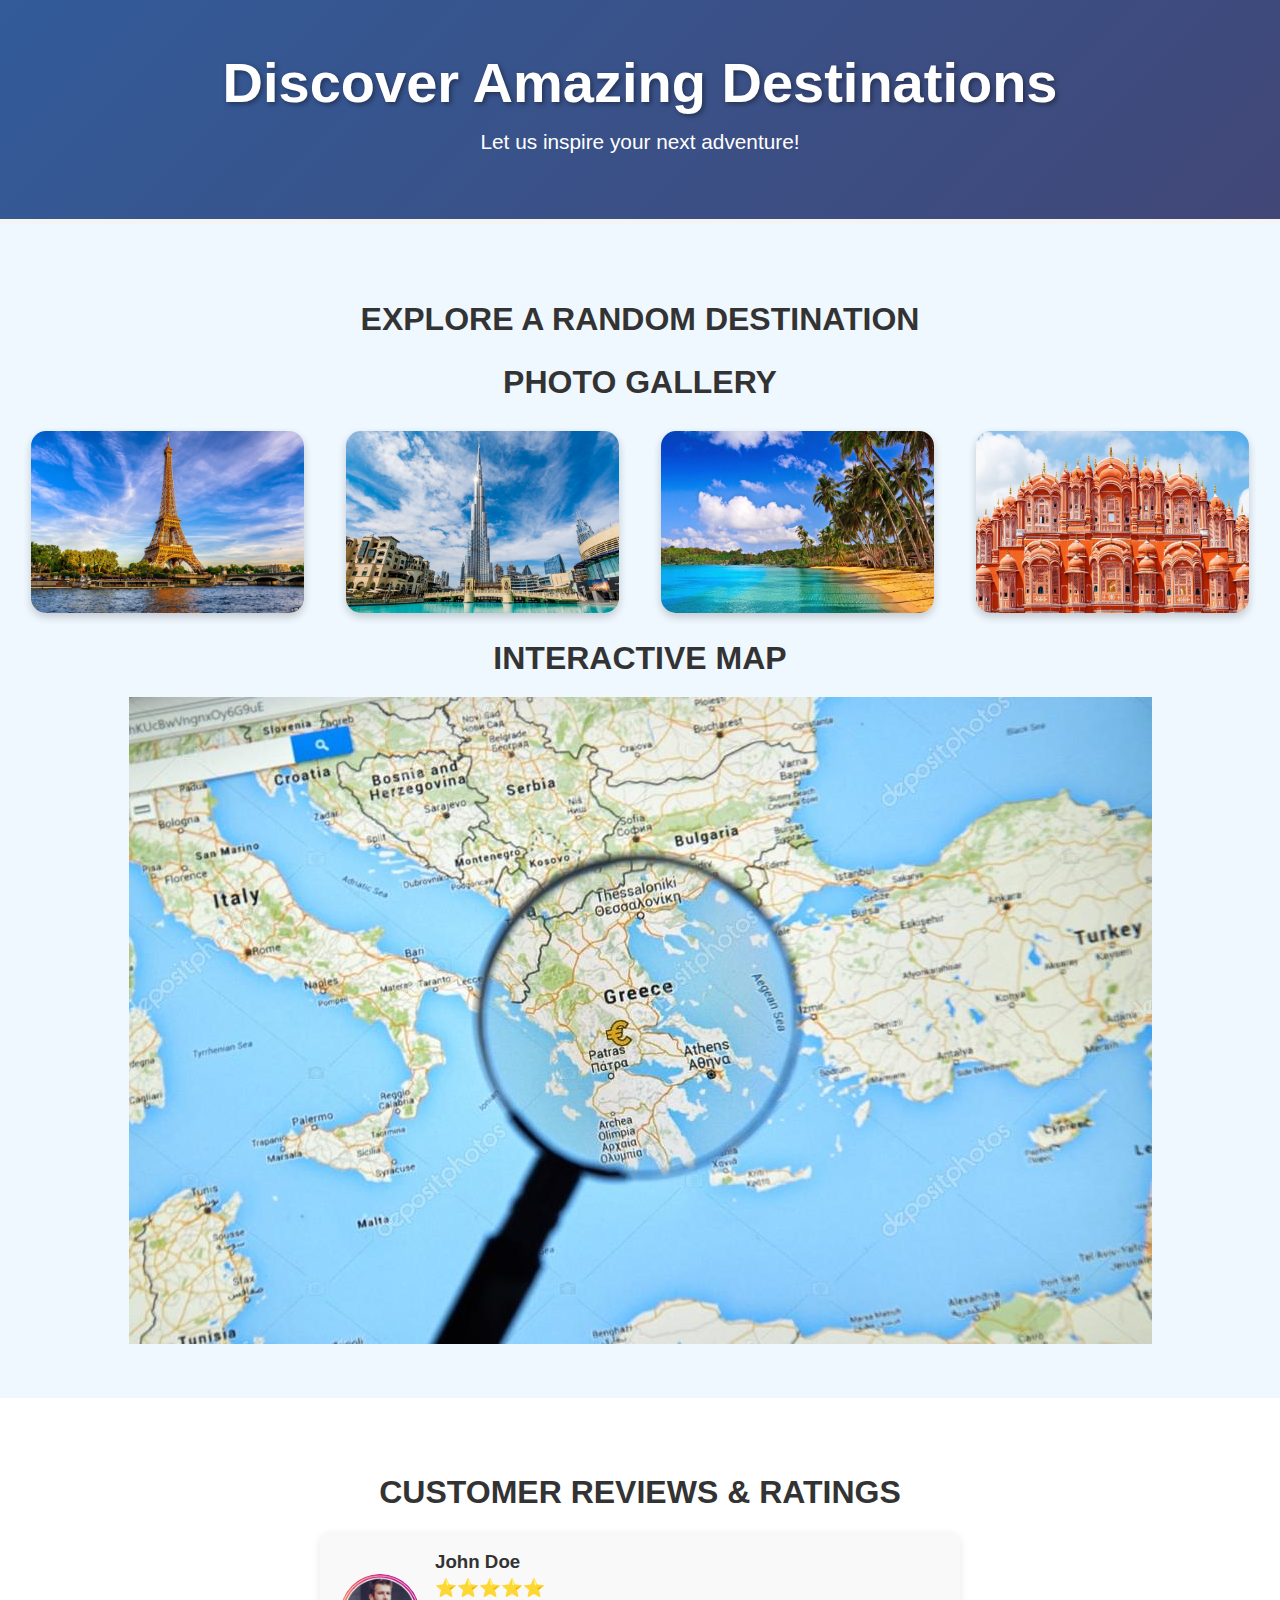
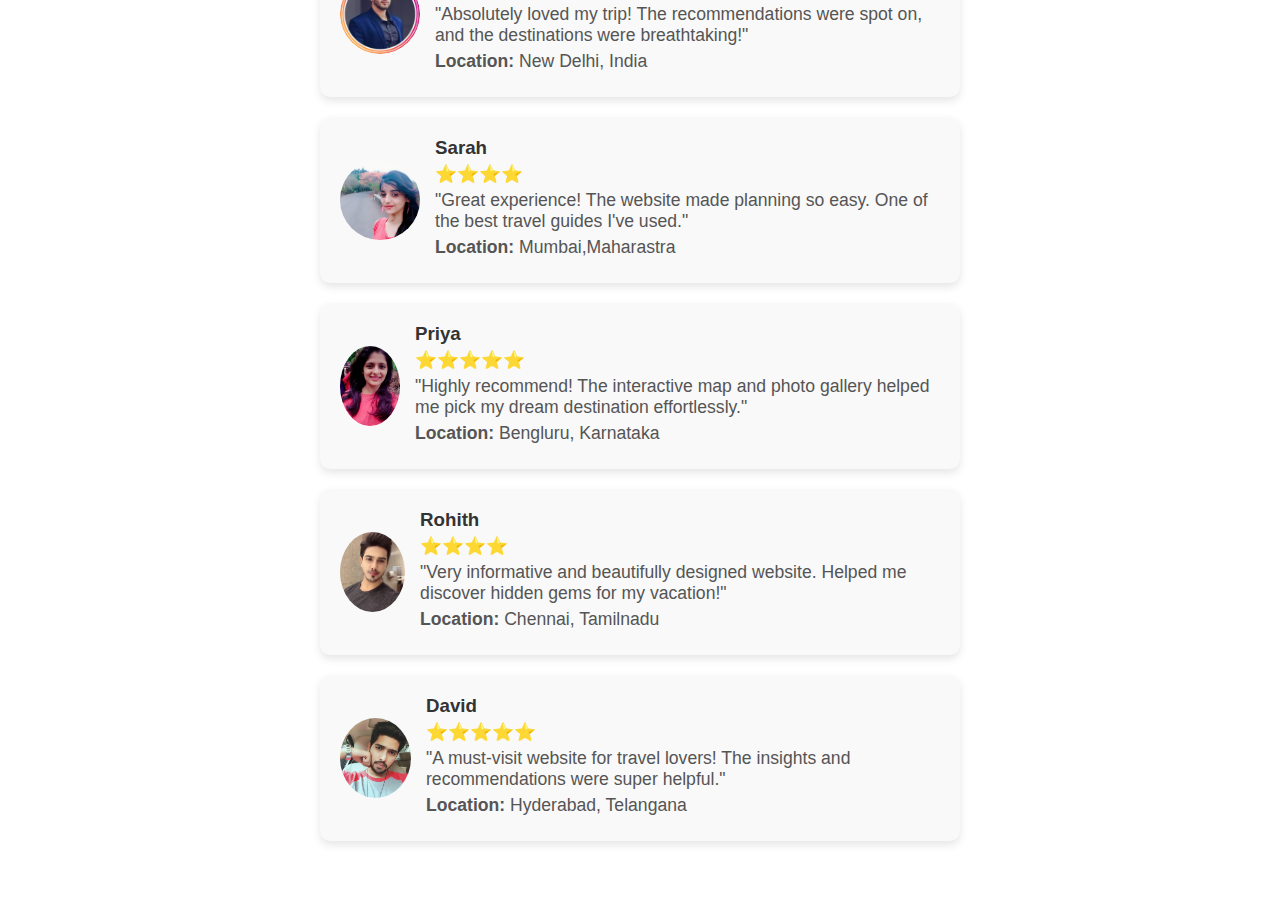
<file: discover.html>
<!DOCTYPE html>
<html lang="en">
<head>
  <meta charset="UTF-8">
  <meta name="viewport" content="width=device-width, initial-scale=1.0">
  <title>Discover Mode</title>
  <link rel="stylesheet" href="discover.css">
</head>
<body>

  <section class="discover">
    <div class="header">
      <h1>Discover Amazing Destinations</h1>
      <p>Let us inspire your next adventure!</p>
    </div>

    <div class="discover-content">
      <div class="destination" id="destination-info">
        <h2>Explore a Random Destination</h2>
         <div id="destination-details" class="hidden">
          <h3 id="destination-name"></h3>
          <p id="destination-description"></p>
        </div>
      </div>

      <div class="photo-gallery">
        <h2>Photo Gallery</h2>
        <div class="gallery">
          <img src="images/pari.jpg" alt="Destination 1">
          <img src="images/dubai.jpg" alt="Destination 2">
          <img src="images/goa.jpg" alt="Destination 3">
          <img src="images/jaipur.jgp.webp" alt="Destination 4">

        </div>
      </div>

      <div class="map-container">
        <h2>Interactive Map</h2>
        <div id="map"></div>
        <img src="images/maps.jpg">
      </div>
    </div>
  </section>

  <section class="reviews">
    <h2>Customer Reviews & Ratings</h2>
    <div class="review">
      <img src="images/john.jpg" alt="John Doe">
      <div class="review-content">
        <h3>John Doe</h3>
        <p>⭐⭐⭐⭐⭐</p>
        <p>"Absolutely loved my trip! The recommendations were spot on, and the destinations were breathtaking!"</p>
        <p><strong>Location:</strong> New Delhi, India</p>
      </div>
    </div>
    <div class="review">
      <img src="images/review1.jpg" alt="Sarah ">
      <div class="review-content">
        <h3>Sarah </h3>
        <p>⭐⭐⭐⭐</p>
        <p>"Great experience! The website made planning so easy. One of the best travel guides I've used."</p>
        <p><strong>Location:</strong> Mumbai,Maharastra </p>
      </div>
    </div>
    <div class="review">
      <img src="images/review2.jpg" alt="Michael Lee">
      <div class="review-content">
        <h3>Priya</h3>
        <p>⭐⭐⭐⭐⭐</p>
        <p>"Highly recommend! The interactive map and photo gallery helped me pick my dream destination effortlessly."</p>
        <p><strong>Location:</strong> Bengluru, Karnataka</p>
      </div>
    </div>
    <div class="review">
      <img src="images/review3.jpg" alt="Emma Johnson">
      <div class="review-content">
        <h3>Rohith</h3>
        <p>⭐⭐⭐⭐</p>
        <p>"Very informative and beautifully designed website. Helped me discover hidden gems for my vacation!"</p>
        <p><strong>Location:</strong> Chennai, Tamilnadu</p>
      </div>
    </div>
    <div class="review">
      <img src="images/review4.jpg" alt="David Brown">
      <div class="review-content">
        <h3>David</h3>
        <p>⭐⭐⭐⭐⭐</p>
        <p>"A must-visit website for travel lovers! The insights and recommendations were super helpful."</p>
        <p><strong>Location:</strong> Hyderabad, Telangana</p>
      </div>
    </div>
  </section>

  <script src="discover.js"></script>
</body>
</html>
</file>
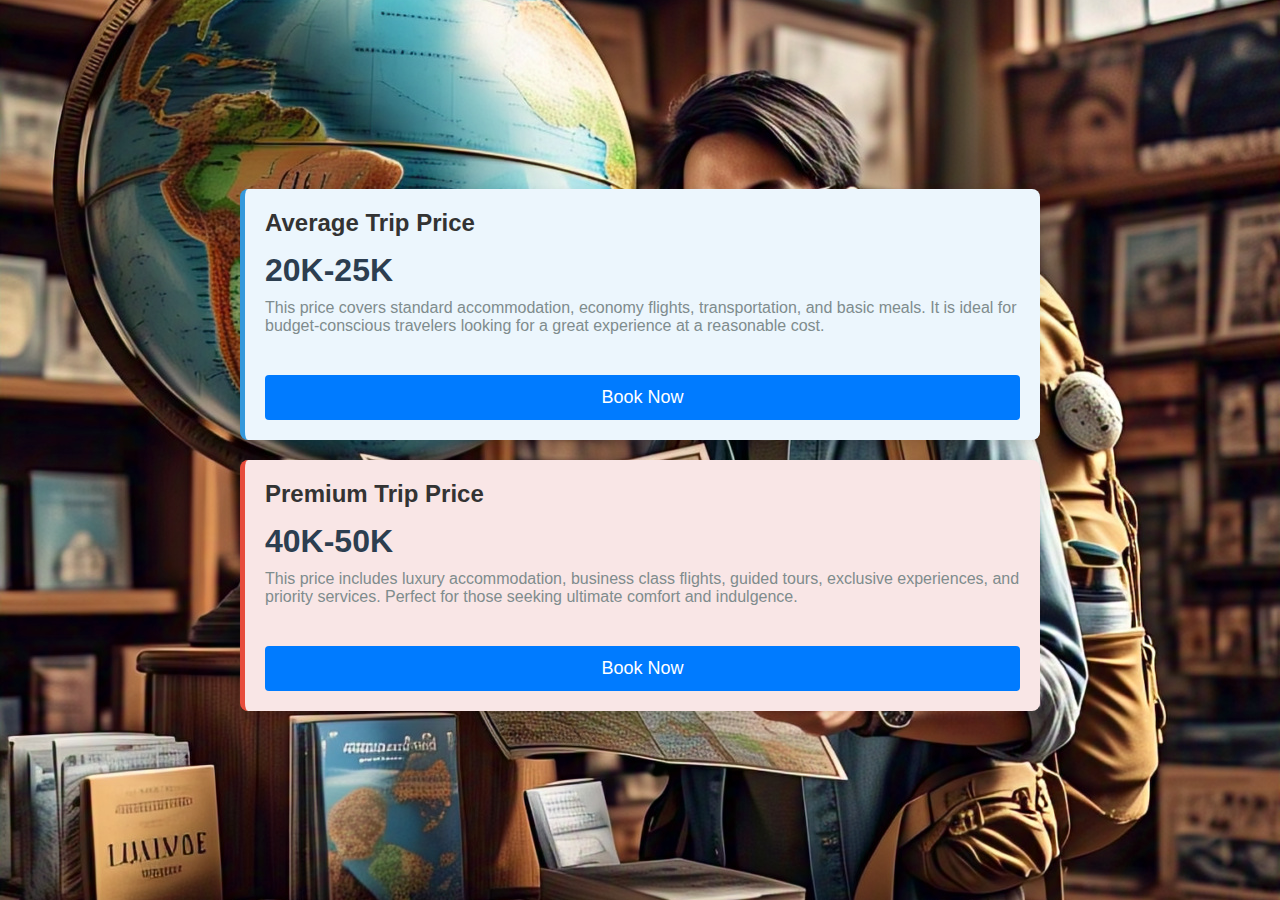
<file: packages.html>
<!DOCTYPE html>
<html lang="en">
<head>
    <meta charset="UTF-8">
    <meta name="viewport" content="width=device-width, initial-scale=1.0">
    <title>Trip Pricing</title>
    <link rel="stylesheet" href="styles2.css">
</head>
<body>
    <div class="container">
        <!-- Average Price Box -->
        <div class="price-box average-price">
            <h2>Average Trip Price</h2>
            <p class="price">20K-25K</p>
            <p class="description">
                This price covers standard accommodation, economy flights, 
                transportation, and basic meals. It is ideal for budget-conscious travelers 
                looking for a great experience at a reasonable cost.
            </p>
            <button class="book-now" onclick="bookTrip('Average')">Book Now</button>
        </div>

        <!-- Premium Price Box -->
        <div class="price-box premium-price">
            <h2>Premium Trip Price</h2>
            <p class="price">40K-50K</p>
            <p class="description">
                This price includes luxury accommodation, business class flights, 
                guided tours, exclusive experiences, and priority services. 
                Perfect for those seeking ultimate comfort and indulgence.
            </p>
            <button class="book-now" onclick="bookTrip('Premium')">Book Now</button>
        </div>
    </div>
    <script src="script2.js"></script>
</body>
</html>
</file>
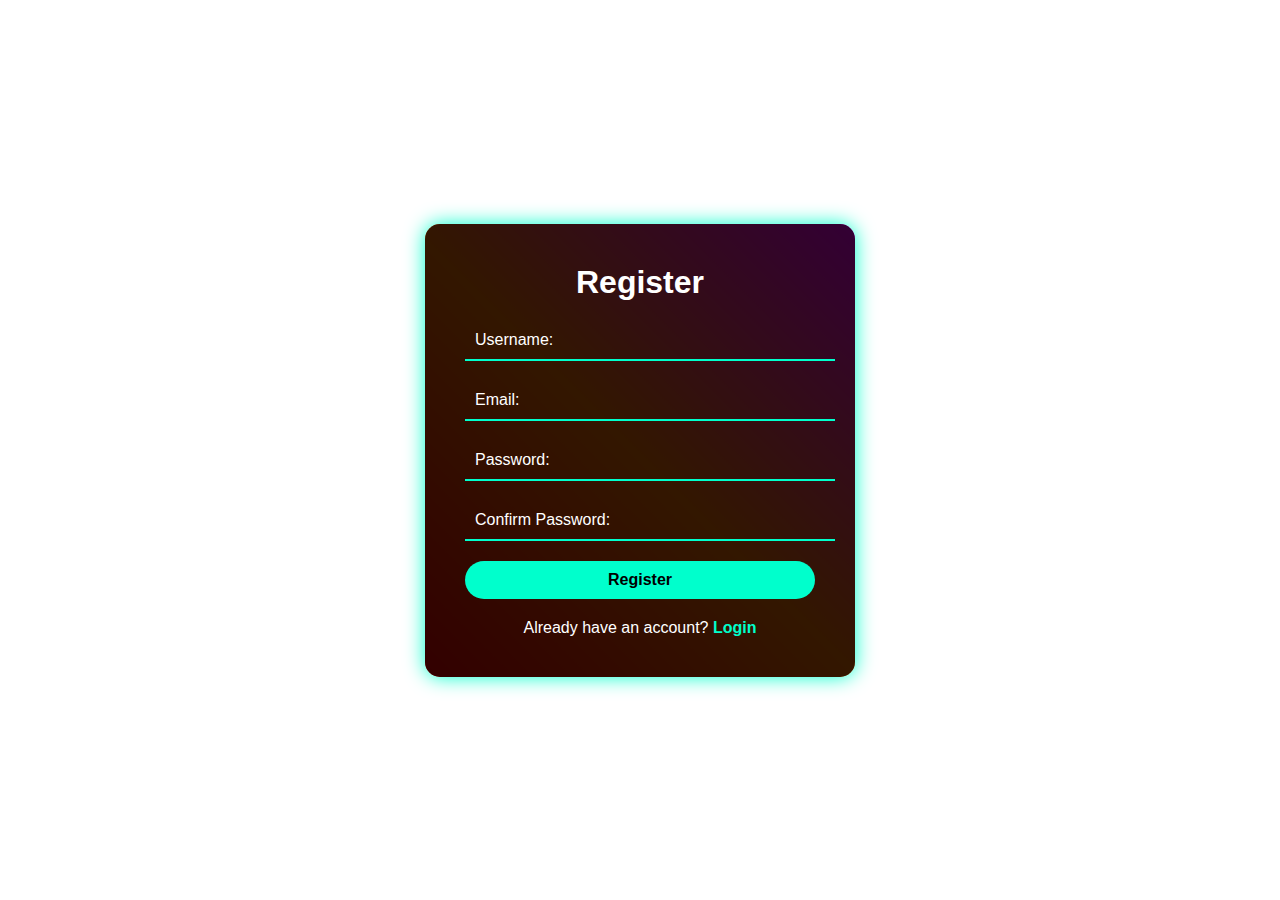
<file: register.html>
<!DOCTYPE html>
<html lang="en">
<head>
    <meta charset="UTF-8">
    <meta name="viewport" content="width=device-width, initial-scale=1.0">
    <title>Registration page</title>
    <link rel="stylesheet" href="https://cdnjs.cloudflare.com/ajax/libs/font-awesome/5.15.3/css/all.min.css">
    <style>
        * {
            margin: 0;
            padding: 0;
            font-family: Arial, sans-serif;
        }

        body {
            background-color: #000;
            display: flex;
            justify-content: center;
            align-items: center;
            height: 100vh;
            background: url('https://images.pexels.com/photos/417074/pexels-photo-417074.jpeg?auto=compress&cs=tinysrgb&w=1260&h=750&dpr=2') no-repeat center center/cover;
        }

        .box {
            width: 350px;
            padding: 40px;
            background: rgba(0, 0, 0, 0.8);
            box-shadow: 0 0 20px #00ffcc;
            border-radius: 15px;
            text-align: center;
            position: relative;
            overflow: hidden;
        }

        .box::before {
            content: "";
            position: absolute;
            top: -2px;
            left: -2px;
            width: calc(100% + 4px);
            height: calc(100% + 4px);
            background: linear-gradient(45deg, #ff0000, #ff7300, #ff00ff, #007bff, #00ffcc, #ff0000);
            background-size: 400%;
            border-radius: 15px;
            z-index: -1;
            animation: borderAnimation 5s linear infinite;
        }

        @keyframes borderAnimation {
            0% { background-position: 0% 50%; }
            50% { background-position: 100% 50%; }
            100% { background-position: 0% 50%; }
        }

        h2 {
            font-size: 2em;
            color: #fff;
            margin-bottom: 20px;
        }

        .inputbox {
            position: relative;
            margin: 20px 0;
            width: 100%;
        }

        .inputbox input {
            width: 100%;
            padding: 10px;
            border: none;
            border-bottom: 2px solid #00ffcc;
            background: transparent;
            outline: none;
            color: #fff;
            font-size: 1em;
            transition: 0.5s;
        }

        .inputbox label {
            position: absolute;
            left: 10px;
            top: 10px;
            color: #fff;
            transition: 0.5s;
            pointer-events: none;
        }

        .inputbox input:focus ~ label,
        .inputbox input:valid ~ label {
            top: -10px;
            color: #00ffcc;
            font-size: 12px;
        }

        .btn {
            width: 100%;
            padding: 10px;
            border: none;
            background: #00ffcc;
            color: #000;
            font-size: 16px;
            font-weight: bold;
            cursor: pointer;
            border-radius: 20px;
            transition: 0.4s;
        }

        .btn:hover {
            background: #00d4ff;
            box-shadow: 0 0 10px #00d4ff;
        }

        .register {
            color: white;
            margin-top: 20px;
        }

        .register p a {
            text-decoration: none;
            color: #00ffcc;
            font-weight: 700;
        }
        @media (max-width: 400px) {
            .box {
                width: 90%;
                padding: 30px;
            }
        }
        
    </style>
</head>
<body>
    <div class="box">
        <form action="register.php" method="POST">
            
            <h2>Register</h2>
            <div class="inputbox">
                <input type="text" name="username" required>
                <label>Username:</label>
            </div>
            <div class="inputbox">
                <input type="email" name="email" required>
                <label>Email:</label>
            </div>
            <div class="inputbox">
                <input type="password" name="password" required>
                <label>Password:</label>
            </div>
            <div class="inputbox">
                <input type="password" name="confirmpassword" required>
                <label>Confirm Password:</label>
            </div>
            <button class="btn" type="submit">Register</button>
            
            <div class="register">
                <p>Already have an account? <a href="./login.html">Login</a></p>
            </div>
        </form>
    </div>
</body>
</html>

<script>
    document.querySelector("form").addEventListener("submit", function(e) {
        let password = document.querySelector('input[type="password"]').value;
        let confirmPassword = document.querySelectorAll('input[type="password"]')[1].value;
        if (password !== confirmPassword) {
            alert("Passwords do not match!");
            e.preventDefault();
        }
    });
</script>
</file>
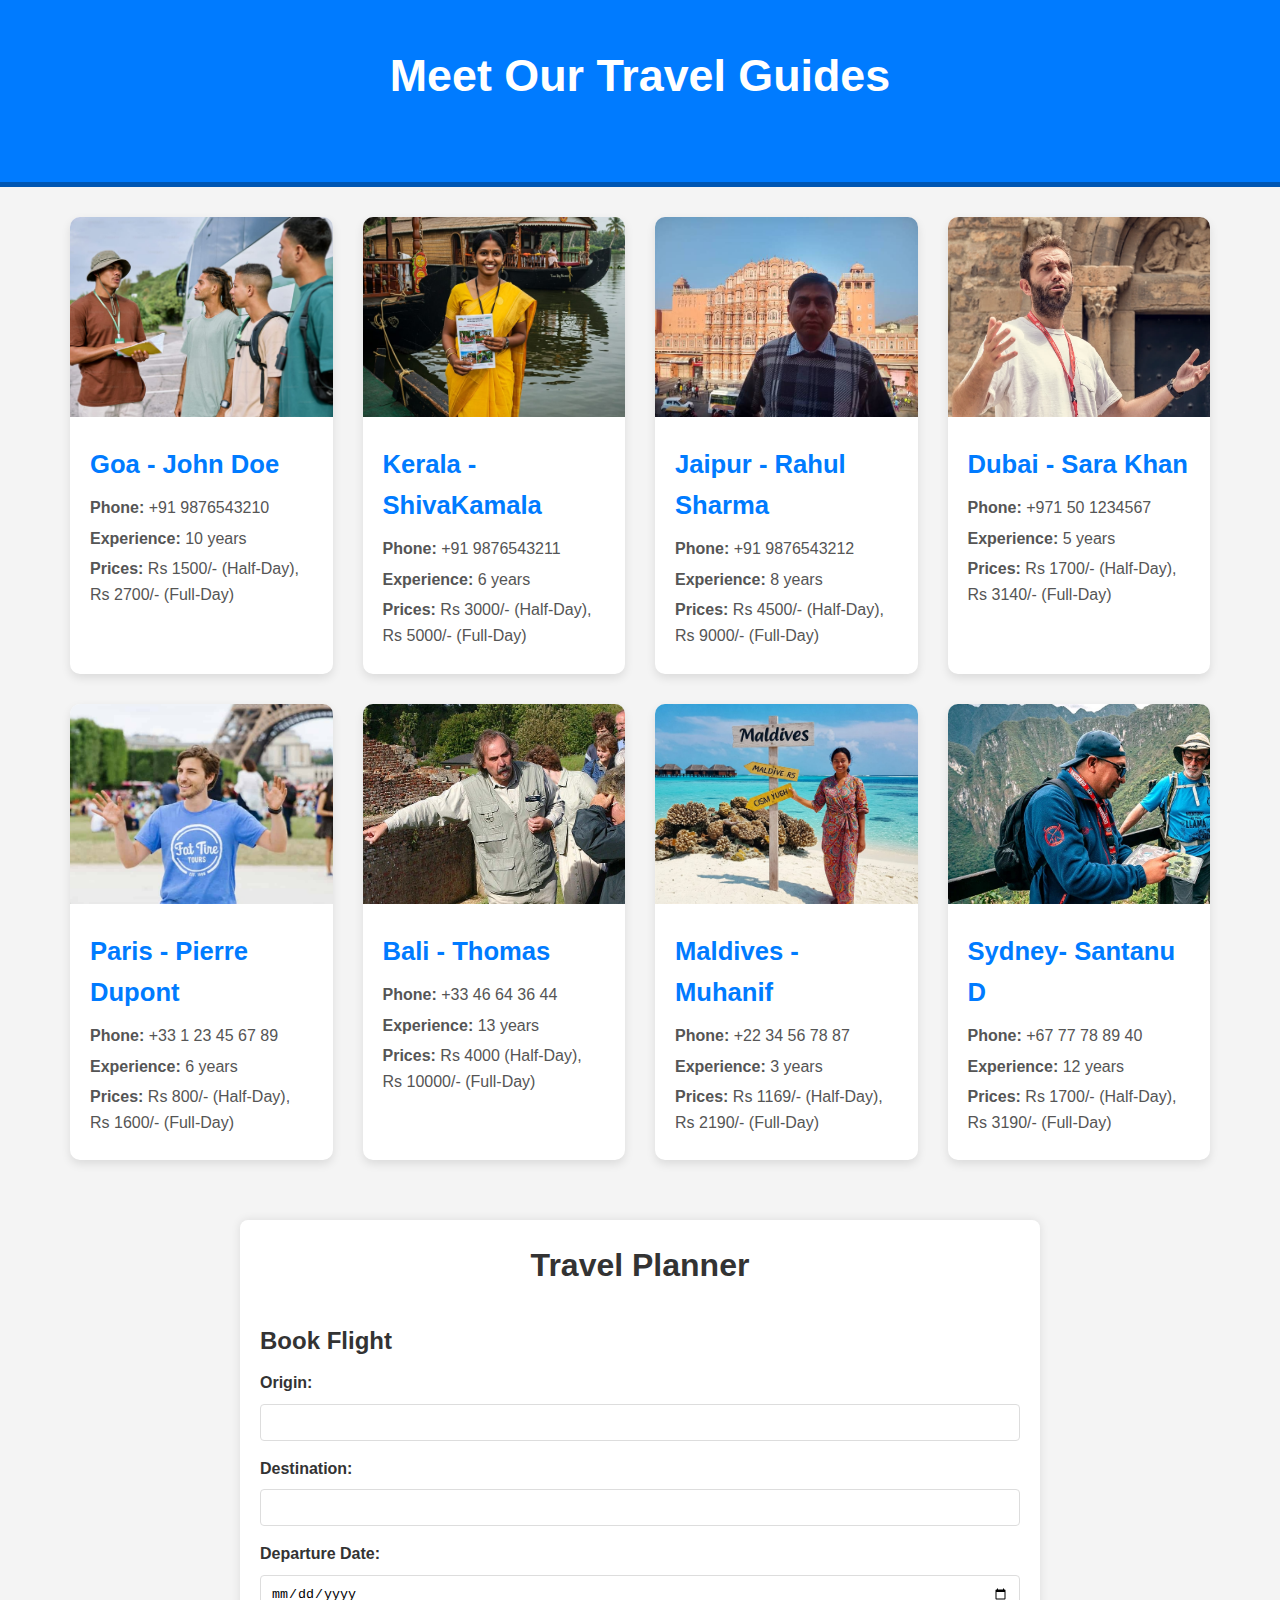
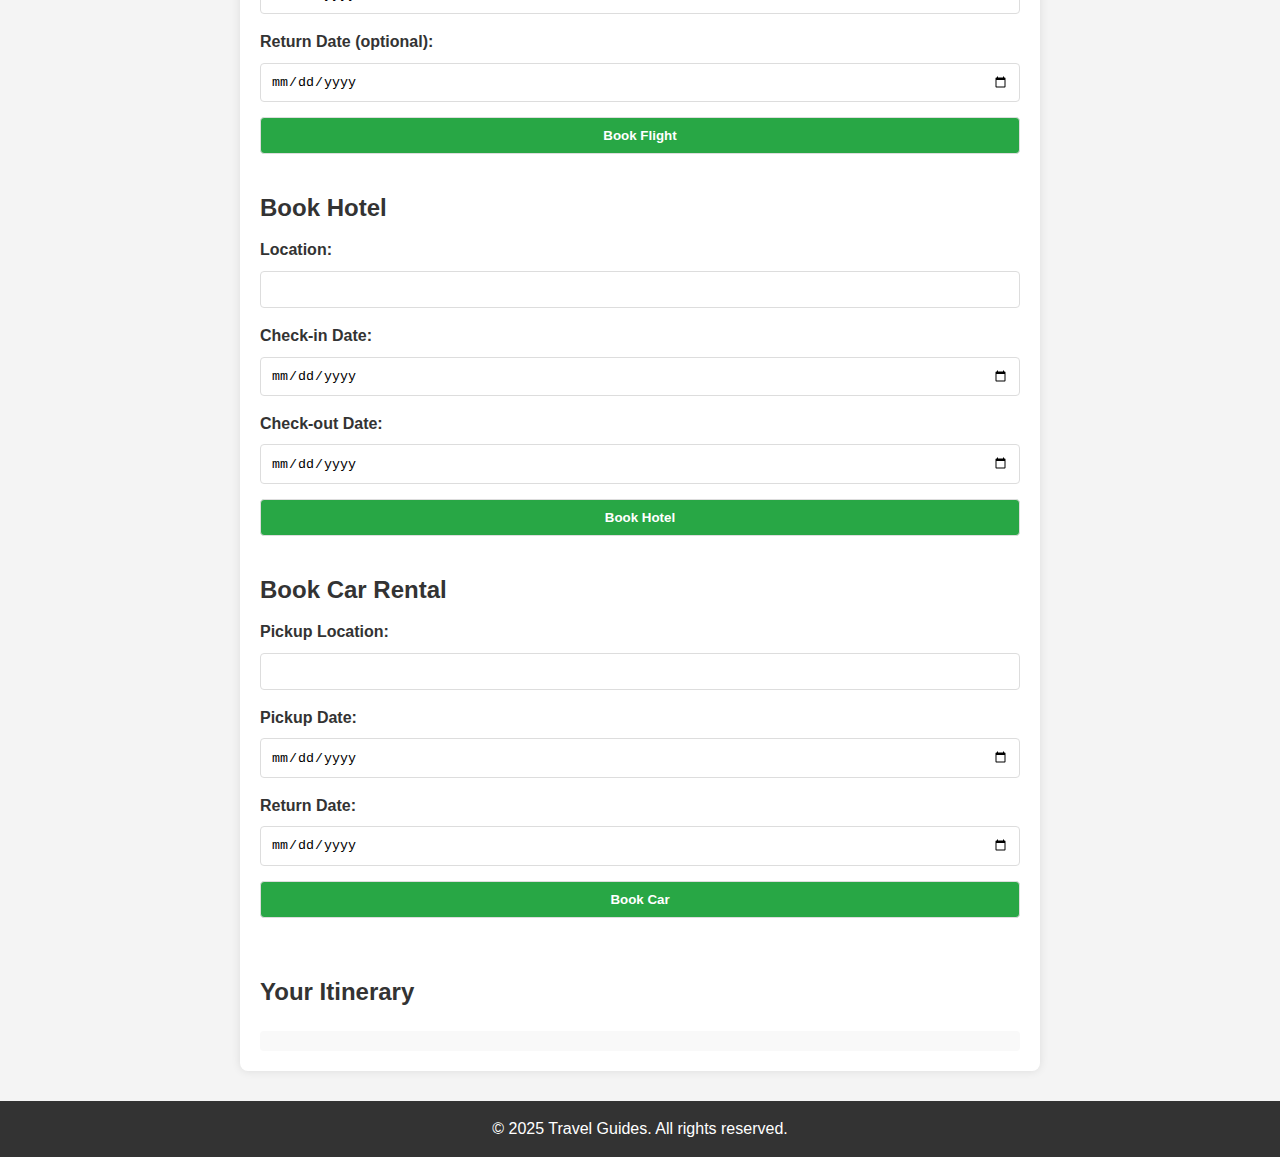
<file: service.html>
<!DOCTYPE html>
<html lang="en">
<head>
    <meta charset="UTF-8">
    <meta name="viewport" content="width=device-width, initial-scale=1.0">
    <title>Travel Guides</title>
    <link rel="stylesheet" href="service.css">
</head>
<body>
    <header>
        <h1>Meet Our Travel Guides</h1>
    </header>

    <section class="guides">
        <!-- Guide 1 -->
        <div class="guide">
            <img src="images/goa12.jpg" alt="Goa Guide" class="guide-img">
            <div class="guide-info">
                <h3>Goa - John Doe</h3>
                <p><strong>Phone:</strong> +91 9876543210</p>
                <p><strong>Experience:</strong> 10 years</p>
                <p><strong>Prices:</strong> Rs 1500/- (Half-Day), Rs 2700/- (Full-Day)</p>
            </div>
        </div>

        <!-- Guide 2 -->
        <div class="guide">
            <img src="images/keralashiva.jpg" alt="Kerala Guide" class="guide-img">
            <div class="guide-info">
                <h3>Kerala - ShivaKamala</h3>
                <p><strong>Phone:</strong> +91 9876543211</p>
                <p><strong>Experience:</strong> 6 years</p>
                <p><strong>Prices:</strong> Rs 3000/- (Half-Day), Rs 5000/- (Full-Day)</p>
            </div>
        </div>

        <!-- Guide 3 -->
        <div class="guide">
            <img src="images/jaipur23.jpg" alt="Jaipur Guide" class="guide-img">
            <div class="guide-info">
                <h3>Jaipur - Rahul Sharma</h3>
                <p><strong>Phone:</strong> +91 9876543212</p>
                <p><strong>Experience:</strong> 8 years</p>
                <p><strong>Prices:</strong> Rs 4500/- (Half-Day), Rs 9000/- (Full-Day)</p>
            </div>
        </div>

        <!-- Guide 4 -->
        <div class="guide">
            <img src="images/du-bai.jpg" alt="Dubai Guide" class="guide-img">
            <div class="guide-info">
                <h3>Dubai - Sara Khan</h3>
                <p><strong>Phone:</strong> +971 50 1234567</p>
                <p><strong>Experience:</strong> 5 years</p>
                <p><strong>Prices:</strong> Rs 1700/- (Half-Day), Rs 3140/- (Full-Day)</p>
            </div>
        </div>

        <!-- Guide 5 -->
        <div class="guide">
            <img src="images/paris.jpg" alt="Paris Guide" class="guide-img">
            <div class="guide-info">
                <h3>Paris - Pierre Dupont</h3>
                <p><strong>Phone:</strong> +33 1 23 45 67 89</p>
                <p><strong>Experience:</strong> 6 years</p>
                <p><strong>Prices:</strong> Rs 800/- (Half-Day), Rs 1600/- (Full-Day)</p>
            </div>
        </div>
         <!-- Guide 6 -->
         <div class="guide">
            <img src="images/bali.jpg" alt=" Bali Gudie" class="guide-img">
            <div class="guide-info">
                <h3>Bali - Thomas</h3>
                <p><strong>Phone:</strong> +33 46 64 36 44</p>
                <p><strong>Experience:</strong> 13 years</p>
                <p><strong>Prices:</strong> Rs 4000 (Half-Day), Rs 10000/- (Full-Day)</p>
            </div>
        </div>
    </div>
    <!-- Guide 7 -->
    <div class="guide">
       <img src="images/maldives.jpg" alt="Maldives guide" class="guide-img">
       <div class="guide-info">
           <h3>Maldives - Muhanif</h3>
           <p><strong>Phone:</strong> +22 34 56 78 87</p>
           <p><strong>Experience:</strong> 3 years</p>
           <p><strong>Prices:</strong> Rs 1169/- (Half-Day), Rs 2190/- (Full-Day)</p>
       </div>
   </div>
    <!-- Guide 8 -->
    <div class="guide">
        <img src="images/sydney.jpg" alt="sydney guide" class="guide-img">
        <div class="guide-info">
            <h3>Sydney- Santanu D</h3>
            <p><strong>Phone:</strong> +67 77 78 89 40</p>
            <p><strong>Experience:</strong> 12 years</p>
            <p><strong>Prices:</strong> Rs 1700/- (Half-Day), Rs 3190/- (Full-Day)</p>
        </div>
    </div>
    </section>

   
</body>
</html>

<!DOCTYPE html>
<html lang="en">
<head>
    <meta charset="UTF-8">
    <meta name="viewport" content="width=device-width, initial-scale=1.0">
    <title>Travel Planner</title>
    <link rel="stylesheet" href="styles4.css">
</head>
<body>

    <div class="container">
        <h1>Travel Planner</h1>

        <!-- Flight Booking Section -->
        <section id="flight-booking">
            <h2>Book Flight</h2>
            <form id="flight-form">
                <label for="origin">Origin:</label>
                <input type="text" id="origin" required>

                <label for="destination">Destination:</label>
                <input type="text" id="destination" required>

                <label for="departure-date">Departure Date:</label>
                <input type="date" id="departure-date" required>

                <label for="return-date">Return Date (optional):</label>
                <input type="date" id="return-date">

                <button type="submit">Book Flight</button>
            </form>
        </section>

        <!-- Hotel Booking Section -->
        <section id="hotel-booking">
            <h2>Book Hotel</h2>
            <form id="hotel-form">
                <label for="hotel-location">Location:</label>
                <input type="text" id="hotel-location" required>

                <label for="check-in-date">Check-in Date:</label>
                <input type="date" id="check-in-date" required>

                <label for="check-out-date">Check-out Date:</label>
                <input type="date" id="check-out-date" required>

                <button type="submit">Book Hotel</button>
            </form>
        </section>

        <!-- Car Rental Section -->
        <section id="car-rental">
            <h2>Book Car Rental</h2>
            <form id="car-form">
                <label for="pickup-location">Pickup Location:</label>
                <input type="text" id="pickup-location" required>

                <label for="pickup-date">Pickup Date:</label>
                <input type="date" id="pickup-date" required>

                <label for="return-date">Return Date:</label>
                <input type="date" id="return-date-car" required>

                <button type="submit">Book Car</button>
            </form>
        </section>

        <!-- Itinerary Section -->
        <section id="itinerary">
            <h2>Your Itinerary</h2>
            <div id="itinerary-list"></div>
        </section>
    </div>

    <script src="script4.js"></script>
    <footer>
        <p>&copy; 2025 Travel Guides. All rights reserved.</p>
    </footer>
</body>
</html>
</file>
<file: discover.css>
/* Basic Styles */
body {
  font-family: 'Arial', sans-serif;
  margin: 0;
  padding: 0;
  background-color: #f0f8ff;
  color: #333;
  overflow-x: hidden;
}

/* Header Styling */
.header {
  text-align: center;
  padding: 50px;
  background: linear-gradient(135deg, #325b99, #414777);
  color: white;
  border-bottom: 5px solid #f4f4f4;
  animation: fadeIn 2s ease-in-out;
}

.header h1 {
  font-size: 3.5em;
  margin: 0;
  text-shadow: 2px 2px 5px rgba(0, 0, 0, 0.4);
}

.header p {
  font-size: 1.3em;
  margin: 15px 0;
}

/* Section Styling */
.discover-content {
  padding: 50px 20px;
  text-align: center;
}

h2 {
  font-size: 2em;
  color: #333;
  text-transform: uppercase;
  margin-bottom: 20px;
}

/* Destination Details */
#destination-details {
  opacity: 0;
  transition: opacity 2s ease-in-out;
}

#destination-details.hidden {
  display: none;
}

#destination-details h3 {
  font-size: 2em;
  color: #444;
  margin-top: 20px;
}

#destination-details p {
  font-size: 1.2em;
  color: #777;
}

/* Photo Gallery */
.gallery {
  display: flex;
  justify-content: space-around;
  gap: 20px;
  flex-wrap: wrap;
  margin-top: 30px;
}

.gallery img {
  display: block;
  width: 22%;
  border-radius: 15px;
  box-shadow: 0 4px 8px rgba(0, 0, 0, 0.2);
  opacity: 1; /* Ensure opacity is 1 */
  transform: scale(1); /* Ensure scale is normal */
}

.gallery img:hover {
  transform: scale(1.05);
}

/* Map Styling */
.map-container h2 {
  font-size: 2em;
  color: #333;
  margin-bottom: 20px;
}

/* Reviews Section */
.reviews {
  padding: 50px 20px;
  background: #fff;
  text-align: center;
}

.review {
  max-width: 600px;
  margin: 20px auto;
  padding: 20px;
  border-radius: 10px;
  box-shadow: 0 4px 8px rgba(0, 0, 0, 0.1);
  background: #f9f9f9;
  text-align: left;
  display: flex;
  align-items: center;
  gap: 15px;
}

.review img {
  width: 80px;
  height: 80px;
  border-radius: 50%;
  object-fit: cover;
}

.review-content {
  flex-grow: 1;
}

.review h3 {
  color: #333;
  margin: 0;
}

.review p {
  font-size: 1.1em;
  color: #555;
  margin: 5px 0;
}

/* Keyframe Animations */
@keyframes fadeIn {
  0% { opacity: 0; }
  100% { opacity: 1; }
}
</file>
<file: service.css>
* {
    margin: 0;
    padding: 0;
    box-sizing: border-box;
}

body {
    font-family: Arial, sans-serif;
    background-color: #f4f4f4;
    color: #333;
}

.container {
    max-width: 800px;
    margin: 30px auto;
    padding: 20px;
    background-color: #fff;
    border-radius: 8px;
    box-shadow: 0 0 10px rgba(0, 0, 0, 0.1);
}

h1 {
    text-align: center;
    margin-bottom: 30px;
}

h2 {
    margin-bottom: 10px;
}

form {
    margin-bottom: 20px;
}

label {
    display: block;
    margin-bottom: 8px;
    font-weight: bold;
}

input[type="text"],
input[type="date"],
button {
    width: 100%;
    padding: 10px;
    margin-bottom: 15px;
    border: 1px solid #ddd;
    border-radius: 4px;
}

button {
    background-color: #28a745;
    color: white;
    font-weight: bold;
    cursor: pointer;
}

button:hover {
    background-color: #218838;
}

#itinerary {
    margin-top: 40px;
}

#itinerary-list {
    margin-top: 20px;
    padding: 10px;
    background-color: #f9f9f9;
    border-radius: 4px;
}

#itinerary-list p {
    margin-bottom: 10px;
}

/* Global reset for padding, margins, and box-sizing */
* {
    margin: 0;
    padding: 0;
    box-sizing: border-box;
}

/* Body styles */
body {
    font-family: 'Arial', sans-serif;
    background-color: #f4f4f4;
    color: #333;
    line-height: 1.6;
}

/* Header */
header {
    background-color: #007BFF;
    color: white;
    text-align: center;
    padding: 40px;
    border-bottom: 5px solid #0056b3;
}

header h1 {
    font-size: 2.8rem;
}

/* Guides Section */
.guides {
    display: grid;
    grid-template-columns: repeat(auto-fill, minmax(250px, 1fr));
    gap: 30px;
    padding: 30px;
    max-width: 1200px;
    margin: 0 auto;
}

/* Guide Card */
.guide {
    background-color: white;
    border-radius: 10px;
    overflow: hidden;
    box-shadow: 0 4px 10px rgba(0, 0, 0, 0.1);
    transition: transform 0.3s, box-shadow 0.3s;
}

.guide:hover {
    transform: translateY(-10px);
    box-shadow: 0 10px 20px rgba(0, 0, 0, 0.1);
}

.guide-img {
    width: 100%;
    height: 200px;
    object-fit: cover;
}

.guide-info {
    padding: 20px;
}

.guide-info h3 {
    font-size: 1.6rem;
    color: #007BFF;
    margin-bottom: 10px;
}

.guide-info p {
    font-size: 1rem;
    color: #555;
    margin-bottom: 5px;
}

/* Footer Styles */
footer {
    text-align: center;
    background-color: #333;
    color: white;
    padding: 15px 0;
}

/* Cursor Effect */
body {
    cursor: url('https://cdn.custom-cursor.com/db/3350/25/pointer.cur'), pointer;
}

/* Hover effects on Guide Cards */
.guide:hover .guide-info h3 {
    color: #0056b3;
}
</file>
<file: styles4.css>
* {
    margin: 0;
    padding: 0;
    box-sizing: border-box;
}

body {
    font-family: Arial, sans-serif;
    background-color: #f4f4f4;
    color: #333;
}

.container {
    max-width: 800px;
    margin: 30px auto;
    padding: 20px;
    background-color: #fff;
    border-radius: 8px;
    box-shadow: 0 0 10px rgba(0, 0, 0, 0.1);
}

h1 {
    text-align: center;
    margin-bottom: 30px;
}

h2 {
    margin-bottom: 10px;
}

form {
    margin-bottom: 20px;
}

label {
    display: block;
    margin-bottom: 8px;
    font-weight: bold;
}

input[type="text"],
input[type="date"],
button {
    width: 100%;
    padding: 10px;
    margin-bottom: 15px;
    border: 1px solid #ddd;
    border-radius: 4px;
}

button {
    background-color: #28a745;
    color: white;
    font-weight: bold;
    cursor: pointer;
}

button:hover {
    background-color: #218838;
}

#itinerary {
    margin-top: 40px;
}

#itinerary-list {
    margin-top: 20px;
    padding: 10px;
    background-color: #f9f9f9;
    border-radius: 4px;
}

#itinerary-list p {
    margin-bottom: 10px;
}
</file>
<file: styles2.css>
/* General reset and layout setup */
* {
    margin: 0;
    padding: 0;
    box-sizing: border-box;
}

body {
    font-family: Arial, sans-serif;
    display: flex;
    justify-content: center;
    align-items: center;
    height: 100vh;
    background-color: #f4f4f9;
    background-image: url('images/price.jpg'); /* Replace with your image URL */
    background-size: cover;
    background-position: center;
    background-attachment: fixed;
}

.container {
    width: 80%;
    max-width: 800px;
}

.price-box {
    background: #fff;
    padding: 20px;
    margin: 20px 0;
    border-radius: 8px;
    box-shadow: 0 4px 12px rgba(0, 0, 0, 0.1);
    transition: transform 0.3s ease-in-out;
}

.price-box h2 {
    font-size: 24px;
    margin-bottom: 15px;
    color: #333;
}

.price-box .price {
    font-size: 32px;
    font-weight: bold;
    margin-bottom: 10px;
    color: #2c3e50;
}

.price-box .description {
    font-size: 16px;
    color: #7f8c8d;
    margin-bottom: 20px;
}

/* Styling for Average Price */
.average-price {
    border-left: 5px solid #3498db;
    background-color: #ecf6fd;
}

/* Styling for Premium Price */
.premium-price {
    border-left: 5px solid #e74c3c;
    background-color: #f9e6e6;
}

/* Hover effect for boxes */
.price-box:hover {
    transform: translateY(-5px);
}

.price-box:active {
    transform: translateY(1px);
}

/* Book Now Button Styling */
.book-now {
    width: 100%;
    padding: 12px;
    background-color: #007BFF;
    color: white;
    border: none;
    border-radius: 4px;
    cursor: pointer;
    font-size: 18px;
    margin-top: 20px;
    transition: transform 0.3s ease, background-color 0.3s ease;
}

.book-now:hover {
    background-color: #0056b3;
}

.book-now:active {
    transform: scale(0.95);
}

/* Animation for form sliding in */
@keyframes formSlideIn {
    from {
        transform: translateY(50px);
        opacity: 0;
    }
    to {
        transform: translateY(0);
        opacity: 1;
    }
}

/* Animation for fading text up */
@keyframes fadeInUp {
    from {
        opacity: 0;
        transform: translateY(20px);
    }
    to {
        opacity: 1;
        transform: translateY(0);
    }
}

/* Animation for background change */
@keyframes backgroundAnimation {
    0% {
        background-position: 0% 50%;
    }
    50% {
        background-position: 100% 50%;
    }
    100% {
        background-position: 0% 50%;
    }
}
</file>
